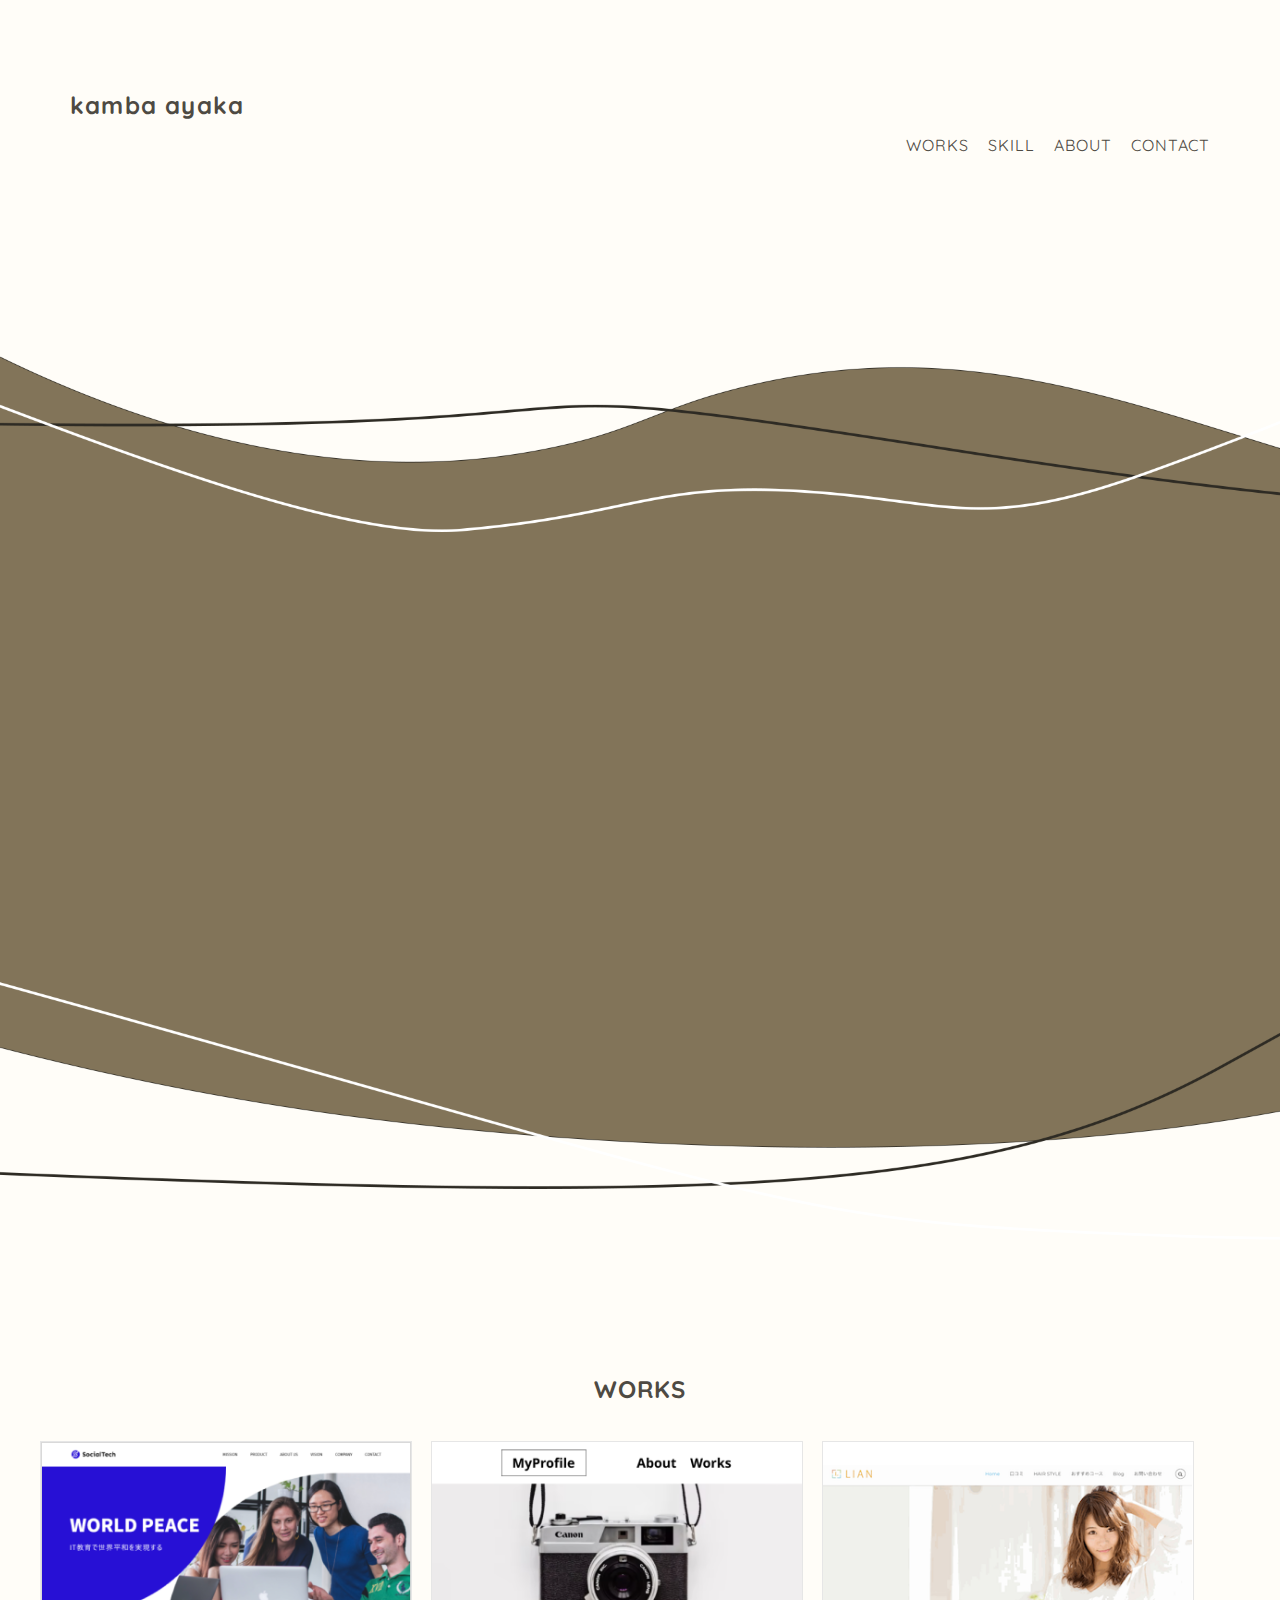
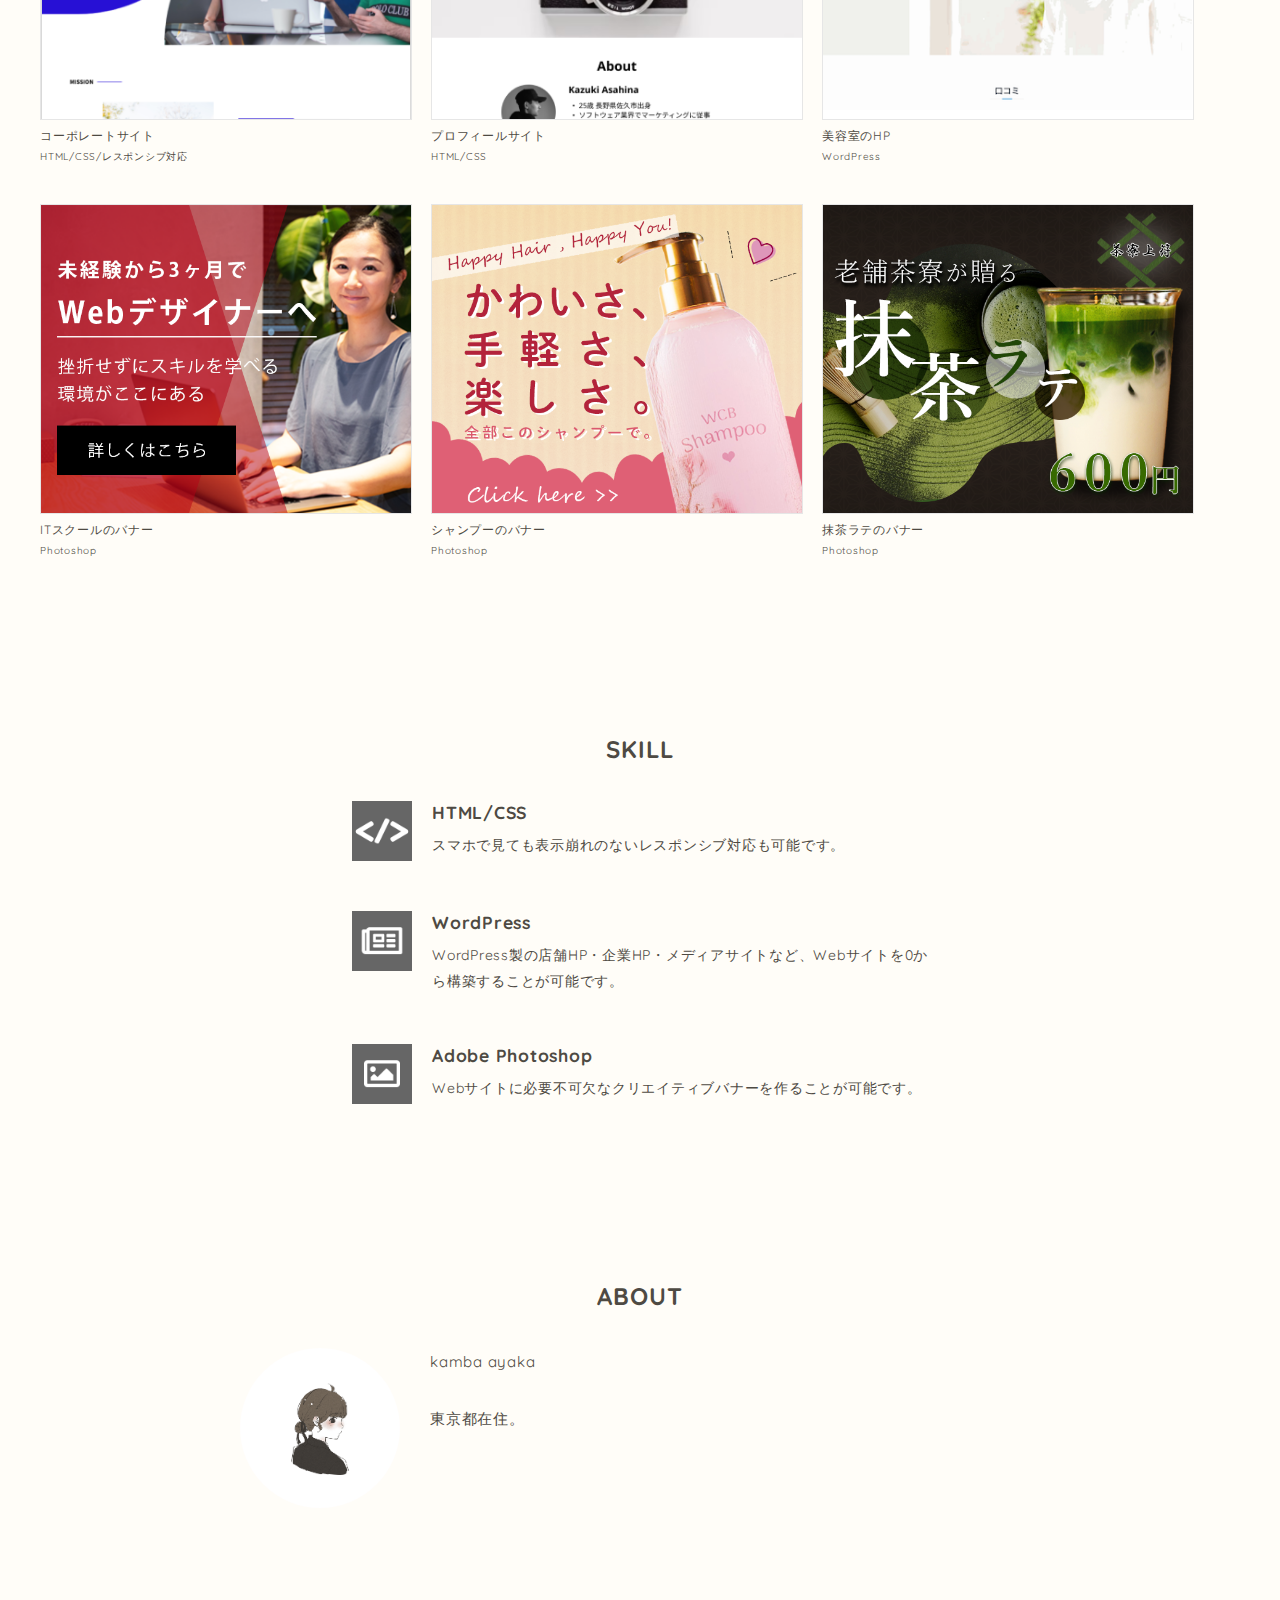
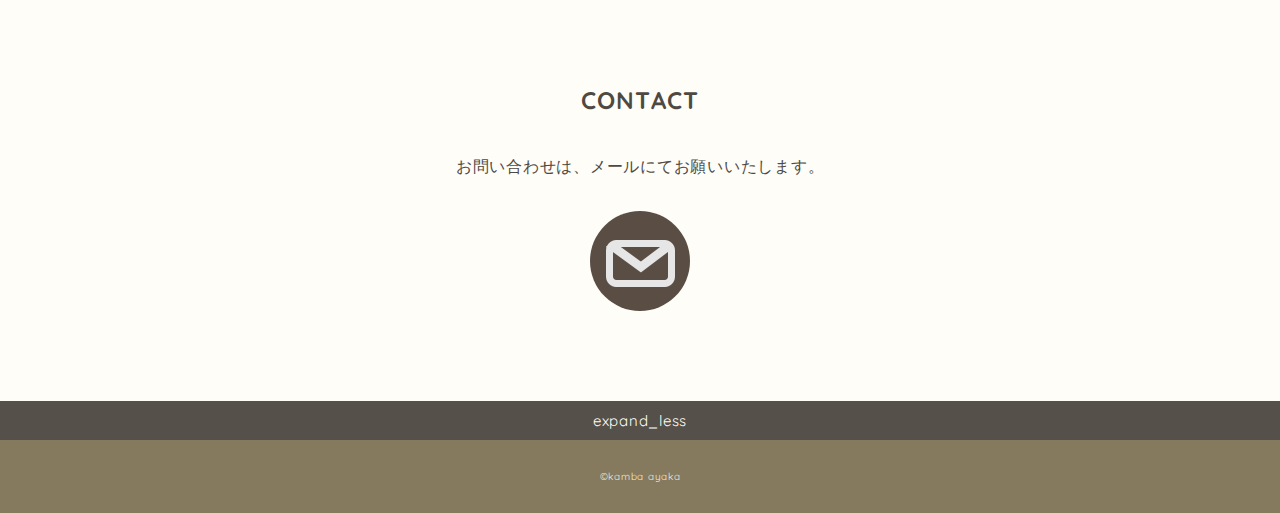
<file: portfolio/portfolio/index.html>
<!DOCTYPE html>
<html>
<head>
  <meta charset="utf-8">
  <meta name="viewport" content="width=device-width, initial-scale=1.0, maximum-scale=1.0, minimum-scale=1.0">
  <title>ポートフォリオ</title>
  <link rel="preconnect" href="https://fonts.googleapis.com">
  <link rel="preconnect" href="https://fonts.gstatic.com" crossorigin>
  <link href="https://fonts.googleapis.com/css2?family=Josefin+Sans:ital,wght@0,100..700;1,100..700&family=Quicksand:wght@300..700&display=swap" rel="stylesheet">
  <link href="css/ress.css" media="all" rel="stylesheet" type="text/css" />
  <link href="css/style.css" media="all" rel="stylesheet" type="text/css" />
</head>

<body>
  <div class="wrapper">

    <!-- header -->
    <header class="header">
      <div class="container">
        <h1 class="header-logo">
          <a href="#">kamba ayaka</a>
        </h1>
        <nav class="gnav">
          <ul class="gnav-list">
            <li class="gnav-item"><a href="#works">WORKS</a></li>
            <li class="gnav-item"><a href="#skill">SKILL</a></li>
            <li class="gnav-item"><a href="#about">ABOUT</a></li>
            <li class="gnav-item"><a href="#contact">CONTACT</a></li>
          </ul>
        </nav>
      </div>
    </header>
    <!-- /header -->

    <main class="content">

      <!-- mv -->
      <div class="mv">
        <div class="mv-container">
          <img src="img/base.png" alt="">
        </div>
      </div>
      <!-- /mv -->

      <!-- works -->
      <section class="works section" id="works">
        <div class="container">
          <h2 class="title">WORKS</h2>
          <div class="works-list">
            <a class="works-item" href="works-1.html">
              <div class="works-img"><img src="img/works/html1.png" alt="html1" /></div>
              <p class="works-name">コーポレートサイト</p>
              <p class="works-info">HTML/CSS/レスポンシブ対応</p>
            </a>
            <a class="works-item" href="works-2.html">
              <div class="works-img"><img src="img/works/html2.png" alt="html2" /></div>
              <p class="works-name">プロフィールサイト</p>
              <p class="works-info">HTML/CSS</p>
            </a>
            <a class="works-item" href="works-3.html">
              <div class="works-img"><img src="img/works/wordpress1.png" alt="WordPress" /></div>
              <p class="works-name">美容室のHP</p>
              <p class="works-info">WordPress</p>
            </a>
            <a class="works-item" href="works-4.html">
              <div class="works-img"><img src="img/samurai1.png" alt="Photoshop" /></div>
              <p class="works-name">ITスクールのバナー</p>
              <p class="works-info">Photoshop</p>
            </a>
            <a class="works-item" href="works-5.html">
              <div class="works-img"><img src="img/shampoo_banner.png" alt="Photoshop" /></div>
              <p class="works-name">シャンプーのバナー</p>
              <p class="works-info">Photoshop</p>
            </a>
            <a class="works-item" href="works-6.html">
              <div class="works-img"><img src="img/matcha 2.png" alt="Photoshop" /></div>
              <p class="works-name">抹茶ラテのバナー</p>
              <p class="works-info">Photoshop</p>
            </a>
          </div>
        </div>
      </section>
      <!-- /works -->

      <!-- skill -->
      <section class="skill section" id="skill">
        <div class="container">
          <h2 class="title">SKILL</h2>
          <div class="skill-list">
            <div class="skill-item">
              <p class="skill-img"><img src="img/skills/html.png" alt="html"></p>
              <div class="skill-body">
                <h3 class="skill-name">HTML/CSS</h3>
                <p class="skill-text">
                  スマホで見ても表示崩れのないレスポンシブ対応も可能です。</p>
              </div>
            </div>
            <div class="skill-item">
              <p class="skill-img"><img src="img/skills/wordpress.png" alt="wordpress"></p>
              <div class="skill-body">
                <h3 class="skill-name">WordPress</h3>
                <p class="skill-text">
                  WordPress製の店舗HP・企業HP・メディアサイトなど、Webサイトを0から構築することが可能です。</p>
              </div>
            </div>
            <div class="skill-item">
              <p class="skill-img"><img src="img/skills/photoshop.png" alt="photoshop"></p>
              <div class="skill-body">
                <h3 class="skill-name">Adobe Photoshop</h3>
                <p class="skill-text">
                  Webサイトに必要不可欠なクリエイティブバナーを作ることが可能です。</p>
              </div>
            </div>
          </div>
        </div>
      </section>
      <!-- /skill -->

      <!-- about -->
      <section class="about section" id="about">
        <div class="container">
          <h2 class="title">ABOUT</h2>
          <div class="profile">
            <p class="profile-img">
              <img src="img/イラスト8.png" alt="about">
            </p>
            <div class="profile-body">
              <p>
                kamba ayaka
              </p>
              <p>
                東京都在住。
              </p>
              
            </div>
          </div>
        </div>
      </section>
      <!-- /about -->

      <!-- contact -->
      <section class="contact section" id="contact">
        <div class="container">
          <h2 class="title">CONTACT</h2>
          <p class="lead">
            お問い合わせは、<br class="sp-only">メールにてお願いいたします。
          </p>
          <a href="mailto:ayaka.kamba@gmail.com" target="_blank">
            <img src="img/mail.png" alt="mail">
        </a>        
        </div>
      </section>
      <!-- /contact -->
      <div class="page-top" id="js-page-top">
        <span class="material-icons-outlined">expand_less</span>
      </div>
    </main>

    <!-- footer -->
    <footer class="footer">
      <div class="copyright">&copy;kamba ayaka</div>
    </footer>
    <!-- /footer -->

  </div>
  <script src="https://ajax.googleapis.com/ajax/libs/jquery/3.6.0/jquery.min.js"></script>
  <script type='text/javascript' src="js/script.js"></script>
</body>
</html>
</file>
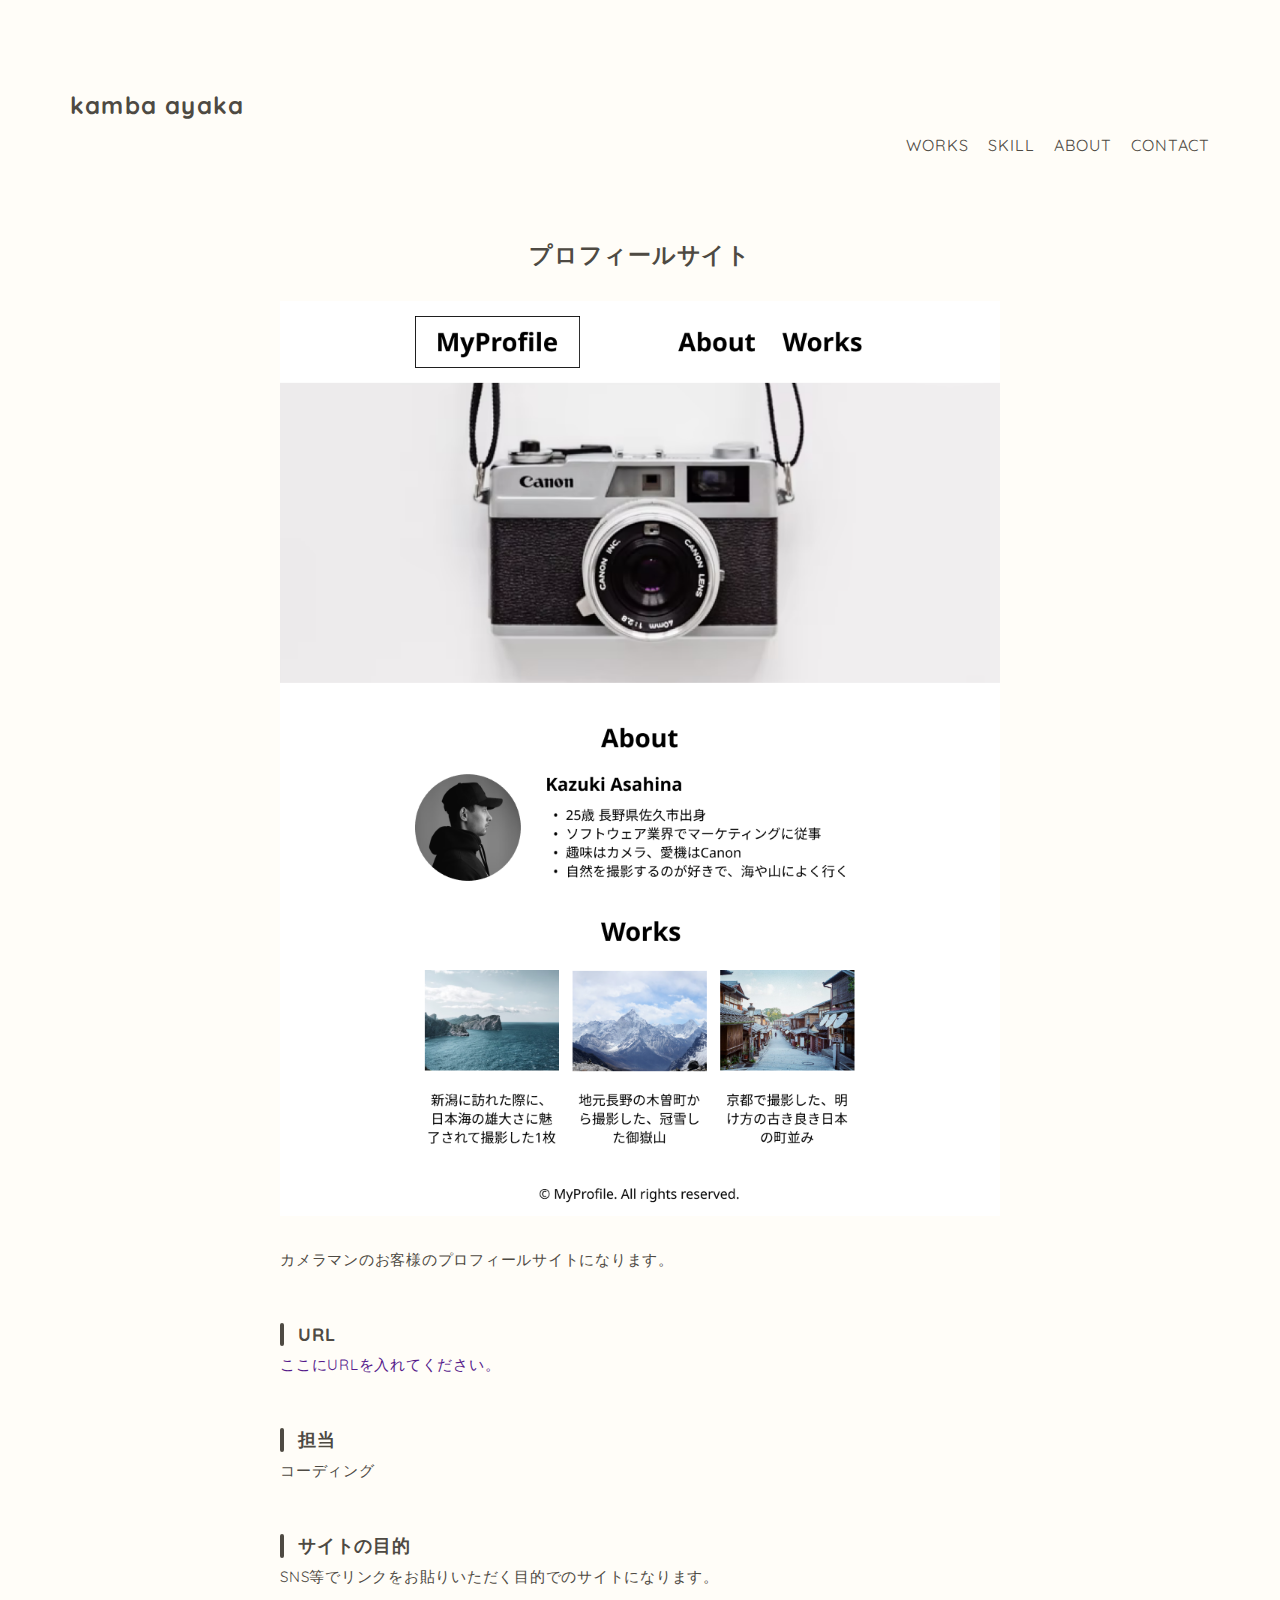
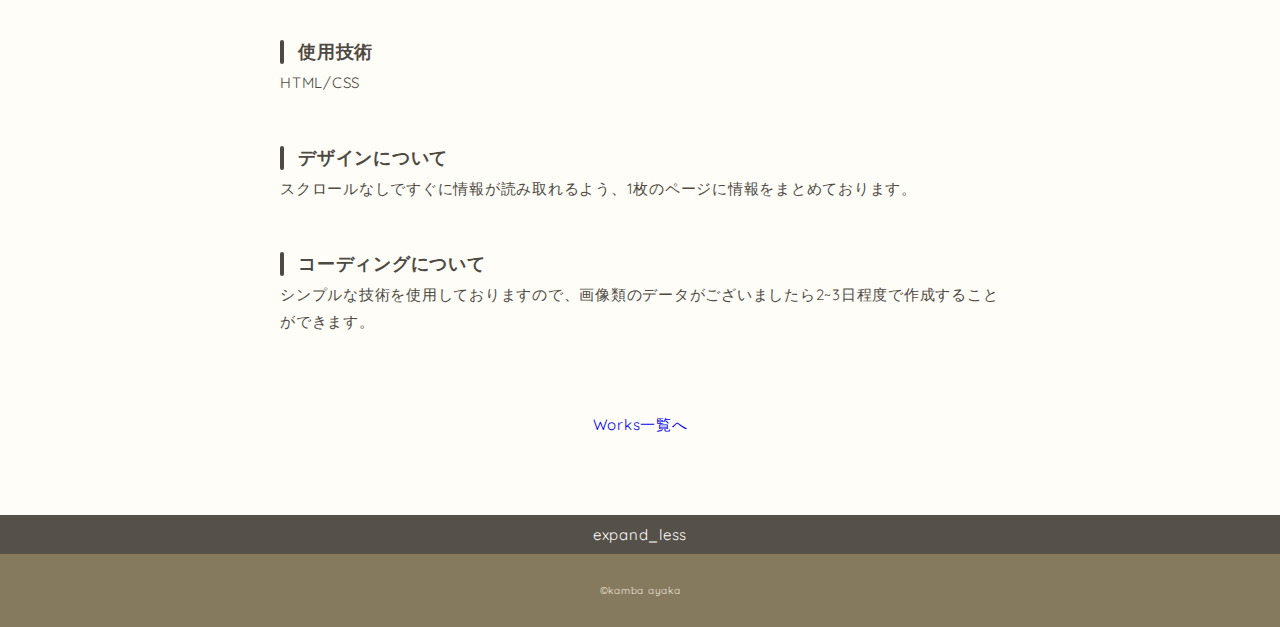
<file: portfolio/portfolio/works-2.html>
<!DOCTYPE html>
<html>
<head>
  <meta charset="utf-8">
  <meta name="viewport" content="width=device-width, initial-scale=1.0, maximum-scale=1.0, minimum-scale=1.0">
  <title>ポートフォリオ</title>
  <link rel="preconnect" href="https://fonts.googleapis.com">
  <link rel="preconnect" href="https://fonts.gstatic.com" crossorigin>
  <link href="https://fonts.googleapis.com/css2?family=Josefin+Sans:ital,wght@0,100..700;1,100..700&family=Quicksand:wght@300..700&display=swap" rel="stylesheet">
  <link href="css/ress.css" media="all" rel="stylesheet" type="text/css" />
  <link href="css/style.css" media="all" rel="stylesheet" type="text/css" />
</head>

<body>
  <div class="wrapper">

    <!-- header -->
    <header class="header ">
      <div class="container">
        <h1 class="header-logo">
          <a href="index.html">kamba ayaka</a>
        </h1>
        <nav class="gnav">
          <ul class="gnav-list">
            <li class="gnav-item"><a href="index.html#works">WORKS</a></li>
            <li class="gnav-item"><a href="index.html#skill">SKILL</a></li>
            <li class="gnav-item"><a href="index.html#about">ABOUT</a></li>
            <li class="gnav-item"><a href="index.html#contact">CONTACT</a></li>
          </ul>
        </nav>
      </div>
    </header>
    <!-- /header -->

    <main class="content">

      <article class="article">
        <div class="article-container">
          <h2 class="article-title">プロフィールサイト</h2>
          <div class="article-body">
            <p>
              <img src="img/works-detail/works-2_pc.png" alt="">
            </p>
            <p>
              カメラマンのお客様のプロフィールサイトになります。
            </p>
            <h3>URL</h3>
            <p><a href="" target="_blank" rel="noopener">ここにURLを入れてください。</a></p>
            <h3>担当</h3>
            <p>コーディング</p>
            <h3>サイトの目的</h3>
            <p>SNS等でリンクをお貼りいただく目的でのサイトになります。</p>
            <h3>使用技術</h3>
            <p>HTML/CSS</p>
            <h3>デザインについて</h3>
            <p>
              スクロールなしですぐに情報が読み取れるよう、1枚のページに情報をまとめております。
            </p>
            <h3>コーディングについて</h3>
            <p>
              シンプルな技術を使用しておりますので、画像類のデータがございましたら2~3日程度で作成することができます。
            </p>
          </div>
          <div class="home-link">
            <a href="index.html#works">Works一覧へ</a>
          </div>
        </div>
      </article>

      <div class="page-top" id="js-page-top">
        <span class="material-icons-outlined">expand_less</span>
      </div>
    </main>

    <!-- footer -->
    <footer class="footer">
      <div class="copyright">&copy;kamba ayaka</div>
    </footer>
    <!-- /footer -->

  </div>
  <script src="https://ajax.googleapis.com/ajax/libs/jquery/3.6.0/jquery.min.js"></script>
  <script type='text/javascript' src="js/script.js"></script>
</body>
</html>
</file>
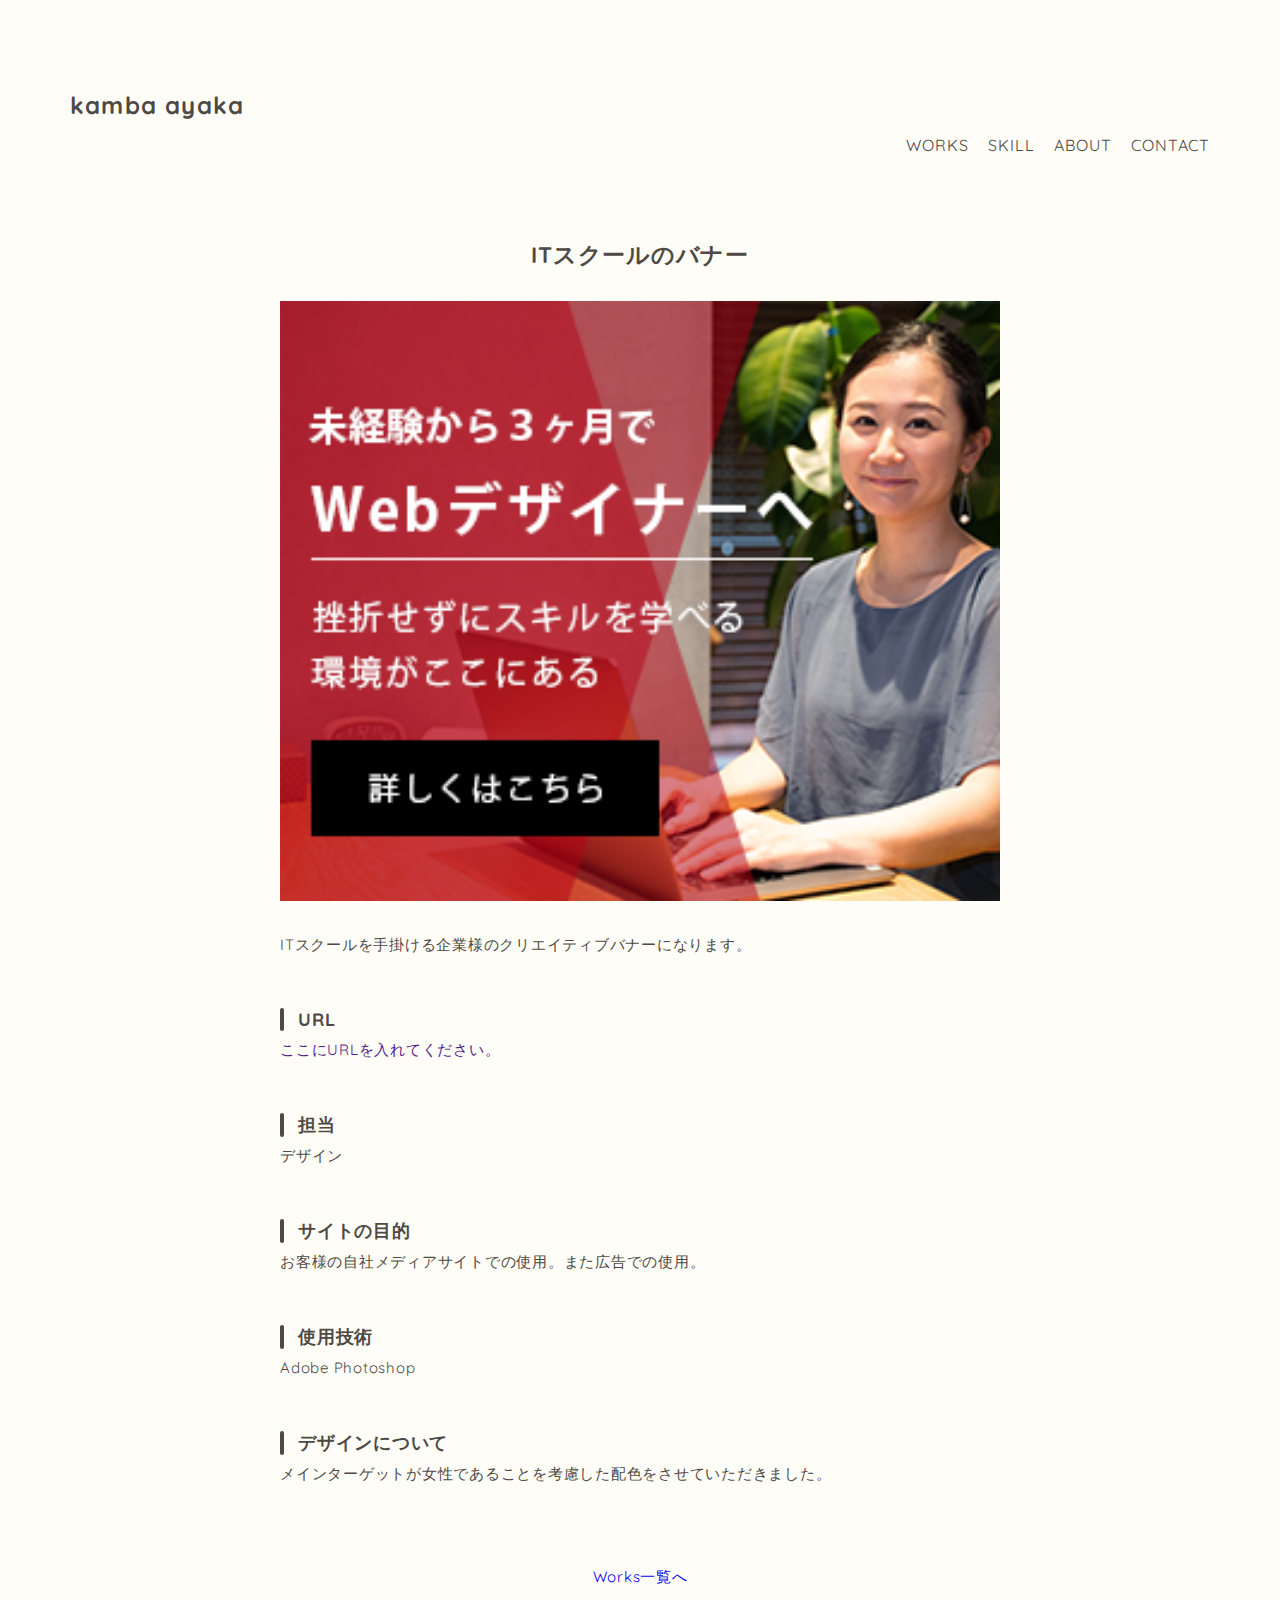
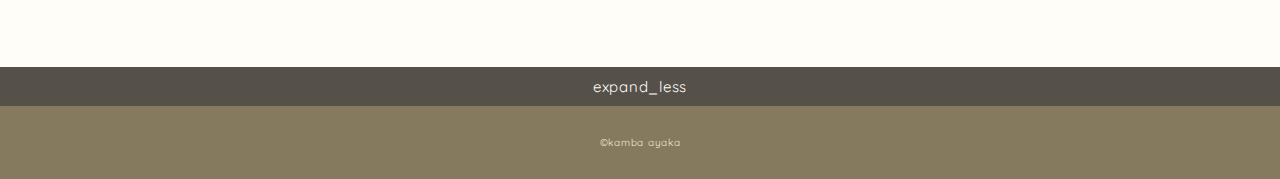
<file: portfolio/portfolio/works-4.html>
<!DOCTYPE html>
<html>
<head>
  <meta charset="utf-8">
  <meta name="viewport" content="width=device-width, initial-scale=1.0, maximum-scale=1.0, minimum-scale=1.0">
  <title>ポートフォリオ</title>
  <link rel="preconnect" href="https://fonts.googleapis.com">
  <link rel="preconnect" href="https://fonts.gstatic.com" crossorigin>
  <link href="https://fonts.googleapis.com/css2?family=Josefin+Sans:ital,wght@0,100..700;1,100..700&family=Quicksand:wght@300..700&display=swap" rel="stylesheet">
  <link href="css/ress.css" media="all" rel="stylesheet" type="text/css" />
  <link href="css/style.css" media="all" rel="stylesheet" type="text/css" />
</head>

<body>
  <div class="wrapper">

    <!-- header -->
    <header class="header ">
      <div class="container">
        <h1 class="header-logo">
          <a href="index.html">kamba ayaka</a>
        </h1>
        <nav class="gnav">
          <ul class="gnav-list">
            <li class="gnav-item"><a href="index.html#works">WORKS</a></li>
            <li class="gnav-item"><a href="index.html#skill">SKILL</a></li>
            <li class="gnav-item"><a href="index.html#about">ABOUT</a></li>
            <li class="gnav-item"><a href="index.html#contact">CONTACT</a></li>
          </ul>
        </nav>
      </div>
    </header>
    <!-- /header -->

    <main class="content">

      <article class="article">
        <div class="article-container">
          <h2 class="article-title">ITスクールのバナー</h2>
          <div class="article-body">
            <p style="text-align: center;">
              <img src="img/works-detail/works-4.png" alt="">
            </p>
            <p>
              ITスクールを手掛ける企業様のクリエイティブバナーになります。
            </p>
            <h3>URL</h3>
            <p><a href="" target="_blank" rel="noopener">ここにURLを入れてください。</a></p>
            <h3>担当</h3>
            <p>デザイン</p>
            <h3>サイトの目的</h3>
            <p>お客様の自社メディアサイトでの使用。また広告での使用。</p>
            <h3>使用技術</h3>
            <p>Adobe Photoshop</p>
            <h3>デザインについて</h3>
            <p>
              メインターゲットが女性であることを考慮した配色をさせていただきました。
            </p>
          </div>
          <div class="home-link">
            <a href="index.html#works">Works一覧へ</a>
          </div>
        </div>
      </article>

      <div class="page-top" id="js-page-top">
        <span class="material-icons-outlined">expand_less</span>
      </div>
    </main>

    <!-- footer -->
    <footer class="footer">
      <div class="copyright">&copy;kamba ayaka</div>
    </footer>
    <!-- /footer -->

  </div>
  <script src="https://ajax.googleapis.com/ajax/libs/jquery/3.6.0/jquery.min.js"></script>
  <script type='text/javascript' src="js/script.js"></script>
</body>
</html>
</file>
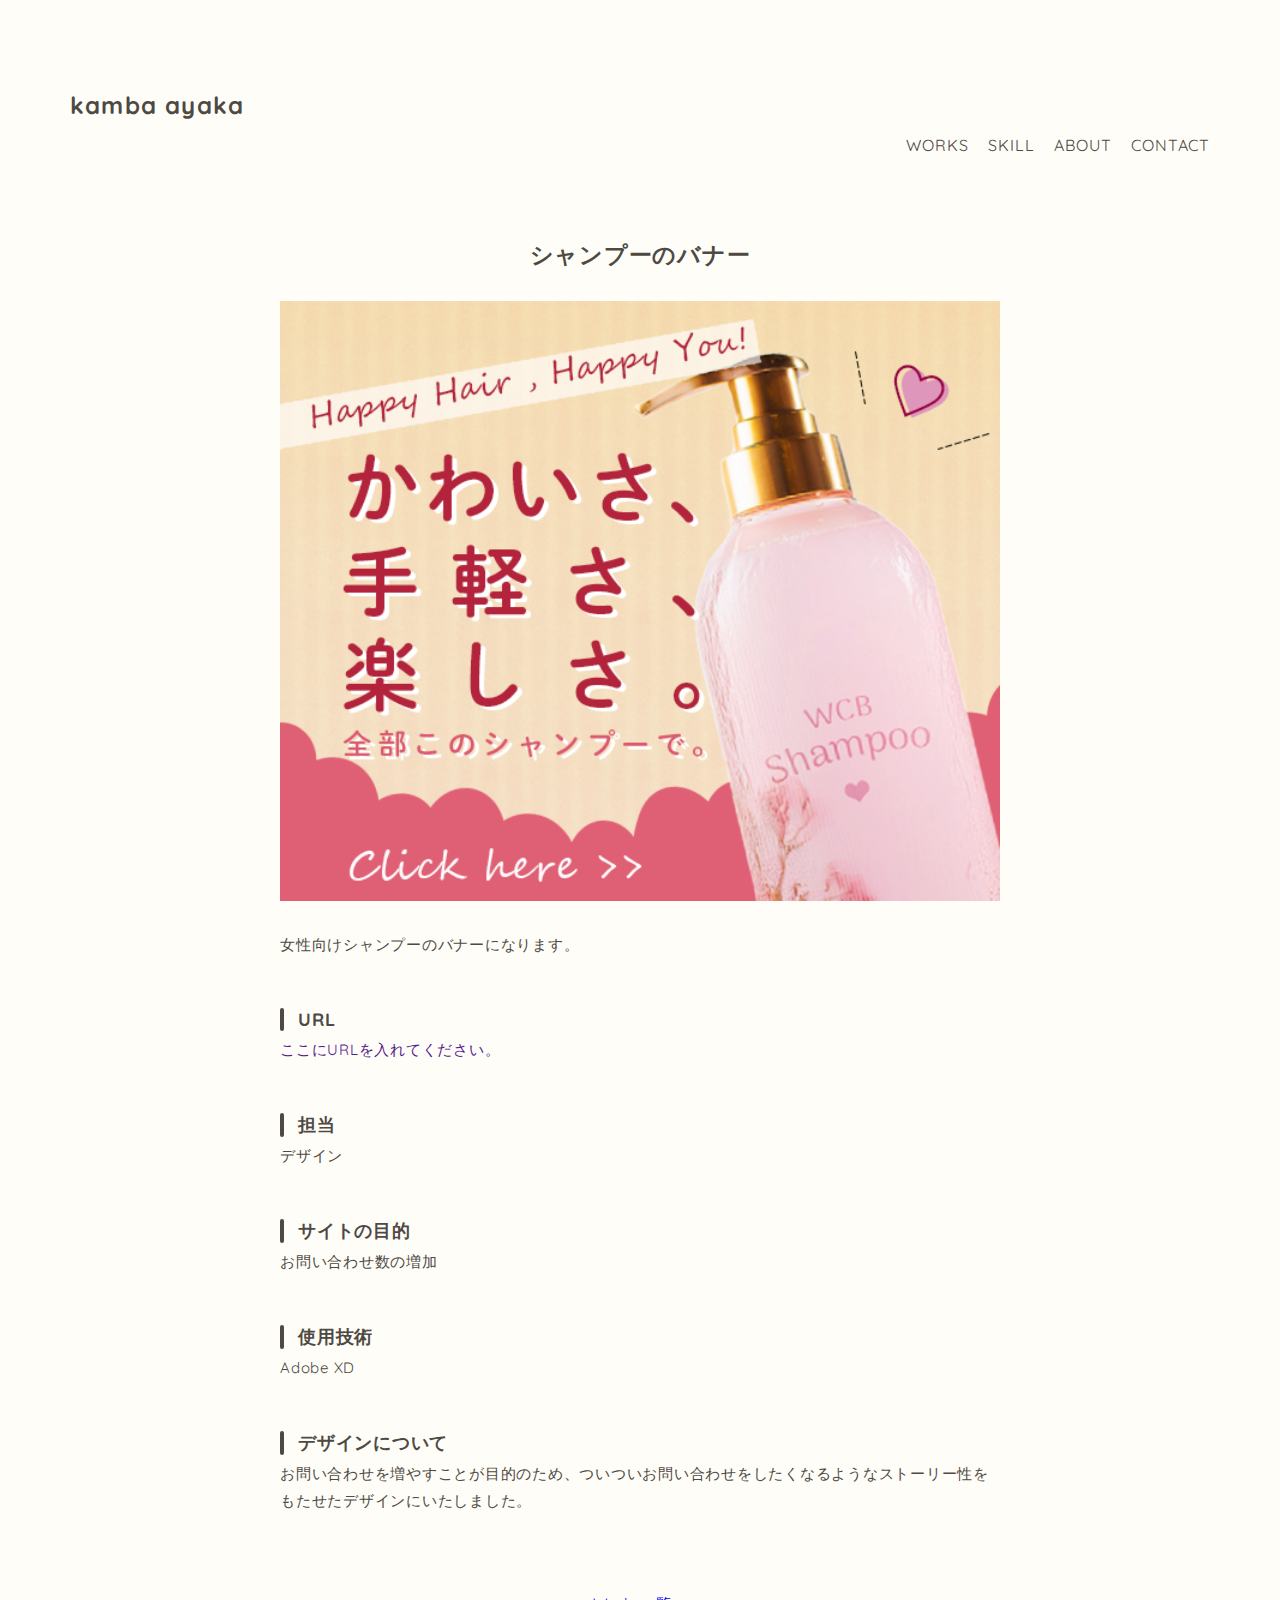
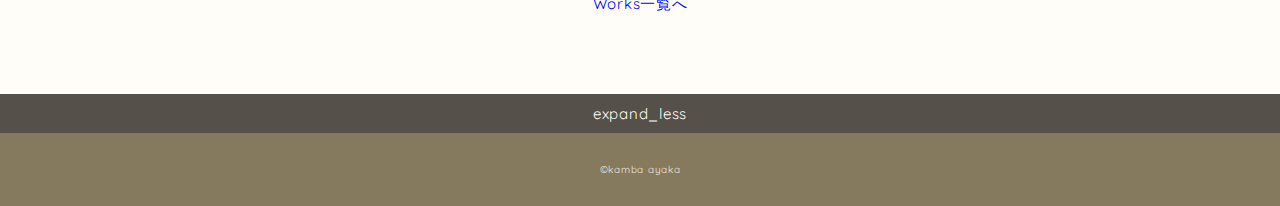
<file: portfolio/portfolio/works-5.html>
<!DOCTYPE html>
<html>
<head>
  <meta charset="utf-8">
  <meta name="viewport" content="width=device-width, initial-scale=1.0, maximum-scale=1.0, minimum-scale=1.0">
  <title>ポートフォリオ</title>
  <link rel="preconnect" href="https://fonts.googleapis.com">
  <link rel="preconnect" href="https://fonts.gstatic.com" crossorigin>
  <link href="https://fonts.googleapis.com/css2?family=Josefin+Sans:ital,wght@0,100..700;1,100..700&family=Quicksand:wght@300..700&display=swap" rel="stylesheet">
  <link href="css/ress.css" media="all" rel="stylesheet" type="text/css" />
  <link href="css/style.css" media="all" rel="stylesheet" type="text/css" />
</head>

<body>
  <div class="wrapper">

    <!-- header -->
    <header class="header ">
      <div class="container">
        <h1 class="header-logo">
          <a href="index.html">kamba ayaka</a>
        </h1>
        <nav class="gnav">
          <ul class="gnav-list">
            <li class="gnav-item"><a href="index.html#works">WORKS</a></li>
            <li class="gnav-item"><a href="index.html#skill">SKILL</a></li>
            <li class="gnav-item"><a href="index.html#about">ABOUT</a></li>
            <li class="gnav-item"><a href="index.html#contact">CONTACT</a></li>
          </ul>
        </nav>
      </div>
    </header>
    <!-- /header -->

    <main class="content">

      <article class="article">
        <div class="article-container">
          <h2 class="article-title">シャンプーのバナー</h2>
          <div class="article-body">
            <p>
              <img src="img/shampoo_banner.png" alt="">
            </p>
            <p>
              女性向けシャンプーのバナーになります。
            </p>
            <h3>URL</h3>
            <p><a href="" target="_blank" rel="noopener">ここにURLを入れてください。</a></p>
            <h3>担当</h3>
            <p>デザイン</p>
            <h3>サイトの目的</h3>
            <p>お問い合わせ数の増加</p>
            <h3>使用技術</h3>
            <p>Adobe XD</p>
            <h3>デザインについて</h3>
            <p>
              お問い合わせを増やすことが目的のため、ついついお問い合わせをしたくなるようなストーリー性をもたせたデザインにいたしました。
            </p>
          </div>
          <div class="home-link">
            <a href="index.html#works">Works一覧へ</a>
          </div>
        </div>
      </article>

      <div class="page-top" id="js-page-top">
        <span class="material-icons-outlined">expand_less</span>
      </div>
    </main>

    <!-- footer -->
    <footer class="footer">
      <div class="copyright">&copy;kamba ayaka</div>
    </footer>
    <!-- /footer -->

  </div>
  <script src="https://ajax.googleapis.com/ajax/libs/jquery/3.6.0/jquery.min.js"></script>
  <script type='text/javascript' src="js/script.js"></script>
</body>
</html>
</file>
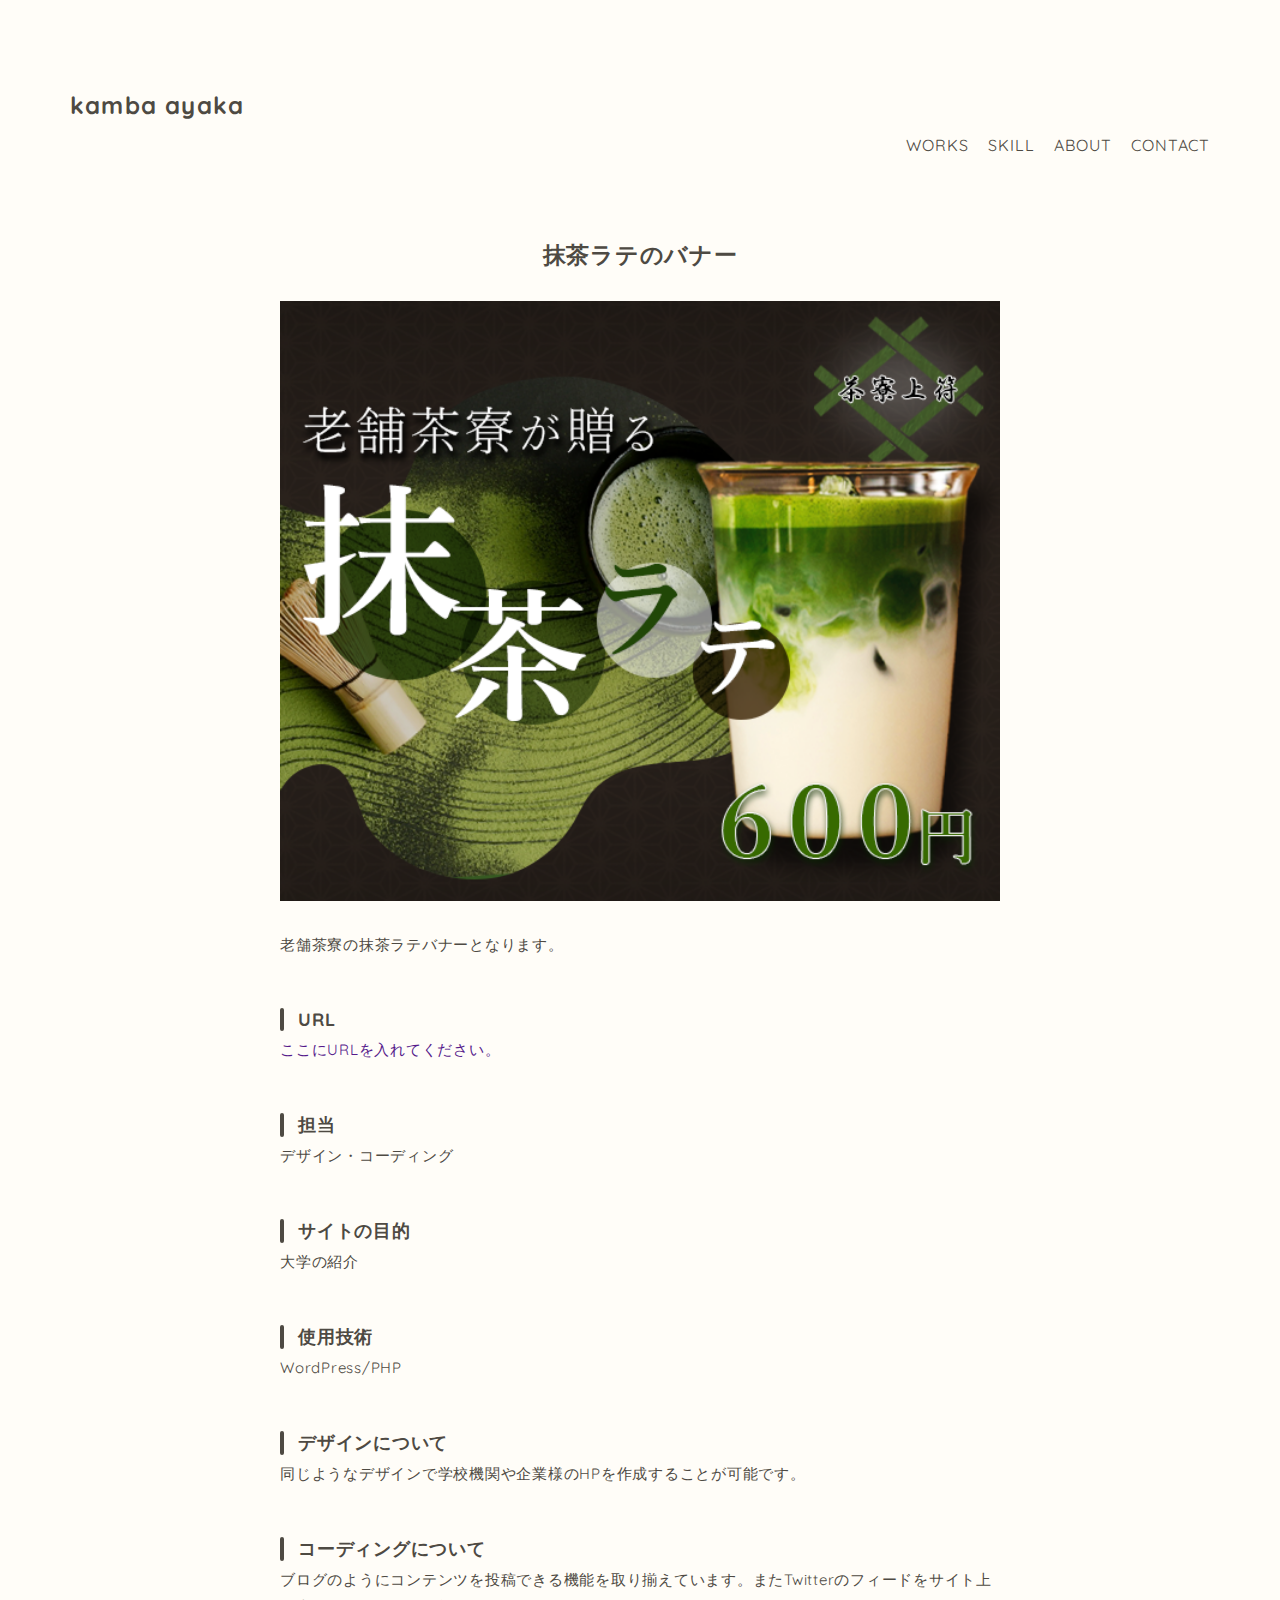
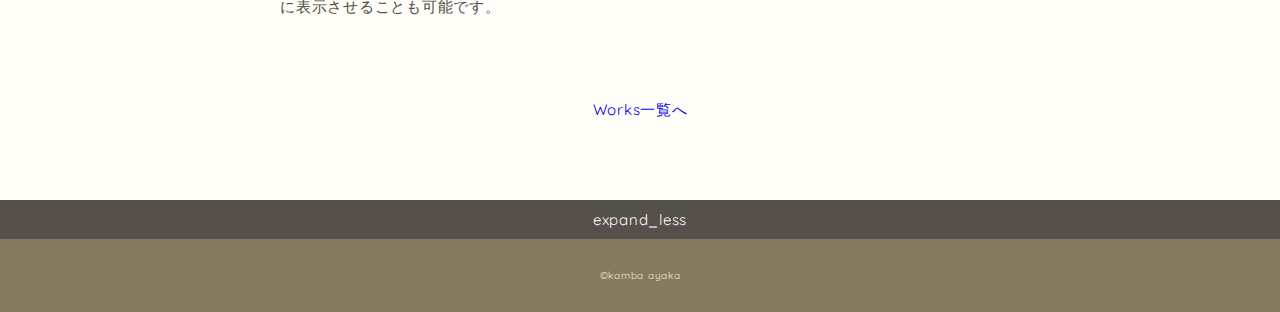
<file: portfolio/portfolio/works-6.html>
<!DOCTYPE html>
<html>
<head>
  <meta charset="utf-8">
  <meta name="viewport" content="width=device-width, initial-scale=1.0, maximum-scale=1.0, minimum-scale=1.0">
  <title>ポートフォリオ</title>
  <link rel="preconnect" href="https://fonts.googleapis.com">
  <link rel="preconnect" href="https://fonts.gstatic.com" crossorigin>
  <link href="https://fonts.googleapis.com/css2?family=Josefin+Sans:ital,wght@0,100..700;1,100..700&family=Quicksand:wght@300..700&display=swap" rel="stylesheet">
  <link href="css/ress.css" media="all" rel="stylesheet" type="text/css" />
  <link href="css/style.css" media="all" rel="stylesheet" type="text/css" />
</head>

<body>
  <div class="wrapper">

    <!-- header -->
    <header class="header ">
      <div class="container">
        <h1 class="header-logo">
          <a href="index.html">kamba ayaka</a>
        </h1>
        <nav class="gnav">
          <ul class="gnav-list">
            <li class="gnav-item"><a href="index.html#works">WORKS</a></li>
            <li class="gnav-item"><a href="index.html#skill">SKILL</a></li>
            <li class="gnav-item"><a href="index.html#about">ABOUT</a></li>
            <li class="gnav-item"><a href="index.html#contact">CONTACT</a></li>
          </ul>
        </nav>
      </div>
    </header>
    <!-- /header -->

    <main class="content">

      <article class="article">
        <div class="article-container">
          <h2 class="article-title">抹茶ラテのバナー
          </h2>
          <div class="article-body">
            <p>
              <img src="img/matcha 2.png" alt="">
            </p>
            <p>
              老舗茶寮の抹茶ラテバナーとなります。
            </p>
            <h3>URL</h3>
            <p><a href="" target="_blank" rel="noopener">ここにURLを入れてください。</a></p>
            <h3>担当</h3>
            <p>デザイン・コーディング</p>
            <h3>サイトの目的</h3>
            <p>大学の紹介</p>
            <h3>使用技術</h3>
            <p>WordPress/PHP</p>
            <h3>デザインについて</h3>
            <p>
              同じようなデザインで学校機関や企業様のHPを作成することが可能です。
            </p>
            <h3>コーディングについて</h3>
            <p>
              ブログのようにコンテンツを投稿できる機能を取り揃えています。またTwitterのフィードをサイト上に表示させることも可能です。
            </p>
          </div>
          <div class="home-link">
            <a href="index.html#works">Works一覧へ</a>
          </div>
        </div>
      </article>

      <div class="page-top" id="js-page-top">
        <span class="material-icons-outlined">expand_less</span>
      </div>
    </main>

    <!-- footer -->
    <footer class="footer">
      <div class="copyright">&copy;kamba ayaka</div>
    </footer>
    <!-- /footer -->

  </div>
  <script src="https://ajax.googleapis.com/ajax/libs/jquery/3.6.0/jquery.min.js"></script>
  <script type='text/javascript' src="js/script.js"></script>
</body>
</html>
</file>
<file: portfolio/portfolio/css/ress.css>
/*!
 * ress.css • v3.0.1
 * MIT License
 * github.com/filipelinhares/ress
 */

/* # =================================================================
   # Global selectors
   # ================================================================= */

html {
  box-sizing: border-box;
  word-break: normal;
  -moz-tab-size: 4;
  tab-size: 4;

  -webkit-text-size-adjust: 100%; /* Prevent adjustments of font size after orientation changes in iOS */
}

*,
::before,
::after {
  box-sizing: inherit;
  background-repeat: no-repeat; /* Set `background-repeat: no-repeat` to all elements and pseudo elements */
}

::before,
::after {
  vertical-align: inherit;
  text-decoration: inherit; /* Inherit text-decoration and vertical align to ::before and ::after pseudo elements */
}

* {
  margin: 0;
  padding: 0; /* Reset `padding` and `margin` of all elements */
}

/* # =================================================================
   # General elements
   # ================================================================= */

hr {
  overflow: visible; /* Show the overflow in Edge and IE */
  height: 0; /* Add the correct box sizing in Firefox */
}

details,
main {
  display: block; /* Render the `main` element consistently in IE. */
}

summary {
  display: list-item; /* Add the correct display in all browsers */
}

small {
  font-size: 80%; /* Set font-size to 80% in `small` elements */
}

[hidden] {
  display: none; /* Add the correct display in IE */
}

abbr[title] {
  /* Add the correct text decoration in Chrome, Edge, IE, Opera, and Safari */
  text-decoration: underline;
  text-decoration: underline dotted;
  border-bottom: none; /* Remove the bottom border in Chrome 57 */
}

a {
  background-color: transparent; /* Remove the gray background on active links in IE 10 */
}

a:active,
a:hover {
  outline-width: 0; /* Remove the outline when hovering in all browsers */
}

code,
kbd,
pre,
samp {
  font-family: monospace, monospace; /* Specify the font family of code elements */
}

pre {
  font-size: 1em; /* Correct the odd `em` font sizing in all browsers */
}

b,
strong {
  font-weight: bolder; /* Add the correct font weight in Chrome, Edge, and Safari */
}

/* https://gist.github.com/unruthless/413930 */
sub,
sup {
  position: relative;
  font-size: 75%;
  line-height: 0;
  vertical-align: baseline;
}

sub {
  bottom: -.25em;
}

sup {
  top: -.5em;
}

/* # =================================================================
   # Forms
   # ================================================================= */

input {
  border-radius: 0;
}

/* Replace pointer cursor in disabled elements */
[disabled] {
  cursor: default;
}

[type="number"]::-webkit-container-spin-button,
[type="number"]::-webkit-outer-spin-button {
  height: auto; /* Correct the cursor style of increment and decrement buttons in Chrome */
}

[type="search"] {
  outline-offset: -2px; /* Correct the outline style in Safari */

  -webkit-appearance: textfield; /* Correct the odd appearance in Chrome and Safari */
}

[type="search"]::-webkit-search-decoration {
  -webkit-appearance: none; /* Remove the container padding in Chrome and Safari on macOS */
}

textarea {
  overflow: auto; /* Internet Explorer 11+ */
  resize: vertical; /* Specify textarea resizability */
}

button,
input,
optgroup,
select,
textarea {
  font: inherit; /* Specify font inheritance of form elements */
}

optgroup {
  font-weight: bold; /* Restore the font weight unset by the previous rule */
}

button {
  overflow: visible; /* Address `overflow` set to `hidden` in IE 8/9/10/11 */
}

button,
select {
  text-transform: none; /* Firefox 40+, Internet Explorer 11- */
}

/* Apply cursor pointer to button elements */
button,
[type="button"],
[type="reset"],
[type="submit"],
[role="button"] {
  cursor: pointer;
  color: inherit;
}

/* Remove container padding and border in Firefox 4+ */
button::-moz-focus-container,
[type="button"]::-moz-focus-container,
[type="reset"]::-moz-focus-container,
[type="submit"]::-moz-focus-container {
  padding: 0;
  border-style: none;
}

/* Replace focus style removed in the border reset above */
button:-moz-focusring,
[type="button"]::-moz-focus-container,
[type="reset"]::-moz-focus-container,
[type="submit"]::-moz-focus-container {
  outline: 1px dotted ButtonText;
}

button,
html [type="button"],
/* Prevent a WebKit bug where (2) destroys native `audio` and `video`controls in Android 4 */
[type="reset"],
[type="submit"] {
  -webkit-appearance: button; /* Correct the inability to style clickable types in iOS */
}

/* Remove the default button styling in all browsers */
button,
input,
select,
textarea {
  border-style: none;
  background-color: transparent;
}

/* Style select like a standard input */
select {
  -webkit-appearance: none; /* Chrome 41+ */
  -moz-appearance: none; /* Firefox 36+ */
}

select::-ms-expand {
  display: none; /* Internet Explorer 11+ */
}

select::-ms-value {
  color: currentColor; /* Internet Explorer 11+ */
}

legend {
  display: table; /* Correct the text wrapping in Edge and IE */
  max-width: 100%; /* Correct the text wrapping in Edge and IE */
  max-width: 100%; /* Correct the text wrapping in Edge 18- and IE */
  white-space: normal; /* Correct the text wrapping in Edge and IE */
  color: inherit; /* Correct the color inheritance from `fieldset` elements in IE */
  border: 0; /* Correct `color` not being inherited in IE 8/9/10/11 */
}

::-webkit-file-upload-button {
  font: inherit; /* Change font properties to `inherit` in Chrome and Safari */
  color: inherit;
  /* Correct the inability to style clickable types in iOS and Safari */

  -webkit-appearance: button;
}

/* # =================================================================
   # Specify media element style
   # ================================================================= */

img {
  border-style: none; /* Remove border when inside `a` element in IE 8/9/10 */
}

/* Add the correct vertical alignment in Chrome, Firefox, and Opera */
progress {
  vertical-align: baseline;
}

/* # =================================================================
   # Accessibility
   # ================================================================= */

/* Hide content from screens but not screenreaders */
@media screen {
  [hidden~="screen"] {
    display: inherit;
  }
  [hidden~="screen"]:not(:active):not(:focus):not(:target) {
    position: absolute !important;
    clip: rect(0 0 0 0) !important;
  }
}

/* Specify the progress cursor of updating elements */
[aria-busy="true"] {
  cursor: progress;
}

/* Specify the pointer cursor of trigger elements */
[aria-controls] {
  cursor: pointer;
}

/* Specify the unstyled cursor of disabled, not-editable, or otherwise inoperable elements */
[aria-disabled] {
  cursor: default;
}
</file>
<file: portfolio/portfolio/css/style.css>
body {
  font-family: "Quicksand",Meiryo,sans-serif;
  font-size: 15px;
  letter-spacing: .05em;
  color: #4e4a43;
  background-color: #fffdf8;
}

a {
  transition: opacity .3s;
  text-decoration: none;
}

img {
  max-width: 100%;
  height: auto;
  vertical-align: bottom;
  border-style: none;
}

.pc-only {
  display: block;
}

.sp-only {
  display: none;
}

/*--------------------------------
 レイアウト
---------------------------------*/
.wrapper {
  padding-top: 50px;
}

.section {
  padding: 90px 0;
}

.section:nth-of-type(odd) {
  background-color: #fffdf8;
}

.container {
  max-width: 1340px;
  margin: 0 auto;
  padding: 0 40px;
}

/*--------------------------------
 見出し
---------------------------------*/
.title {
  font-size: 24px;

  line-height: 1;
  margin-bottom: 40px;
  text-align: center;
  letter-spacing: .05em;
  color: #4e4a43;
}

.lead {
  font-size: 16px;
  line-height: 1.8;
  margin-bottom: 30px;
}
#contact img {
  border-radius: 50%;
}

/*--------------------------------
ヘッダー
---------------------------------*/
.header {
  position: relative;
  top: 0;
  z-index: 1;
  width: 100%;
  background-color: #fffdf8;
}

.header .container {
  display: flex;
  align-items: center;
  justify-content: space-between;
}

.header-logo {
  font-size: 24px;

  line-height: 1.2;
  margin-left: 30px;
  letter-spacing: .05em;
}

.header-logo a {
  color: #4e4a43;
}

.gnav-list {
  display: flex;
  justify-content: space-between;
  list-style: none;
  margin-top: 80px;
  margin-right: 30px;
}

.gnav-item:not(:last-child) {
  margin-right: 20px;
}

.gnav-item a {
  position: relative;
  font-size: 16px;

  display: inline-block;
  padding: 5px 0;
  transition: .3s;
  letter-spacing: .05em;
  color: #4e4a43;
}
.gnav-item a:after {
  position: absolute;
  bottom: 0;
  left: 50%;
  width: 0;
  height: 3px;
  content: "";
  transition: .3s;
  -webkit-transform: translateX(-50%);
  transform: translateX(-50%);
  background-color: #4e4a43;
}

.gnav-item a:hover:after {
  width: 100%;
}

/*--------------------------------
 メインビジュアル
---------------------------------*/
.mv {
  display: flex;
  align-items: center;
  justify-content: center;
  height: auto;
  text-align: center;
}

.mv-container {
  margin-top: 60px;
  padding: 0;
}

#mv img {
  max-width: 100%;
}

/*--------------------------------
 Works
---------------------------------*/
.works-list {
  display: flex;
  flex-wrap: wrap;
  margin-bottom: -40px;
}

.works-item {
  width: 31%;
  margin-right: 1.58730%;
  margin-bottom: 40px;
  color: #4e4a43;
}

.works-item:hover {
  opacity: .9;
}

.works-item:nth-of-type(3n) {
  margin-right: 0;
}

.works-img img {
  border: 1px solid #e6e6e6;
}

.works-name {
  font-size: 12px;

  margin-top: 8px;
}

.works-info {
  font-size: 10px;
  margin-top: 5px;
}

/*--------------------------------
 Skill
---------------------------------*/
#skill {
  background-color: #fffdf8;
}
.skill-list {
  display: block;
  justify-items: center;
  justify-content: space-between;
  margin-bottom: -50px;
}

.skill-item {
  display: flex;
  align-items: flex-start;
  justify-content: space-between;
  width: 48%;
  margin-bottom: 50px;
}

.skill-img {
  width: 60px;
  height: auto;
  margin-right: 20px;
}

.skill-body {
  flex: 1;
}

.skill-name {
  margin-bottom: 10px;
}

.skill-text {
  font-size: 14px;
  line-height: 1.8;
}

/*--------------------------------
 About
---------------------------------*/
.profile {
  display: flex;
  flex-wrap: wrap;
  max-width: 800px;
  margin: 0 auto;
}
.profile-img {
  width: 20%;
  margin-right: 30px;
  border-radius: 50%;
}
.profile-img img {
  border-radius: 50%;
}
.profile-body {
  flex: 1;
}

.profile-body p {
  font-size: 15px;
  line-height: 1.8;
}

.profile-body p:not(:last-child) {
  margin-bottom: 30px;
}

/*--------------------------------
 Contact
---------------------------------*/
.contact {
  text-align: center;
  background-color: #fffdf8;
}

.contact-item:not(:last-child) {
  margin-right: 10px;
}

.contact-text {
  margin-top: 10px;
}
/*--------------------------------
 ページトップ
---------------------------------*/
.page-top {

  padding: 10px;
  cursor: pointer;
  text-align: center;
  background-color: #555049;
}

.page-top .material-icons-outlined {
  vertical-align: bottom;
  color: #fffdf8;
}

/*--------------------------------
 フッター
---------------------------------*/
.footer {
  padding: 30px;
  background-color: #867a5e;
}

.copyright {
  font-size: 10px;
  text-align: center;
  color: #eee8dd;
}

/*--------------------------------
 下層：Worksページ
---------------------------------*/
.article {
  padding: 80px 0;
}

.article-container {
  max-width: 1040px;
  margin: 0 auto;
  padding: 0 20px;
}

.article-title {
  margin-bottom: 30px;
  text-align: center;
}

.article-body {
  max-width: 720px;
  margin: 0 auto;
  margin-bottom: 80px;
}

.article-body h3 {
  position: relative;
  font-size: 18px;
  margin-bottom: 5px;
  padding-left: 1em;
}

.article-body img {
  width: 100%;
  height: auto;
}

.article-body h3:not(:first-child) {
  margin-top: 50px;
}

.article-body h3::before {
  position: absolute;
  top: 0;
  left: 0;
  width: 4px;
  height: 100%;
  content: "";
  border-radius: 3px;
  background-color: #4e4a43;
}

.article-body p {
  font-size: 15px;
  line-height: 1.8;
  margin-bottom: 30px;
}

.home-link {
  text-align: center;
  color: #4e4a43;
}
.home-link a:visited {
  color: #4e4a43;
}
.home-link a:hover {
  color: #888176;
}

/*media Queries 767
----------------------------------------------------*/
@media screen and (max-width: 767px) {
  body {
    font-size: 14px;
  }

  .pc-only {
    display: none;
  }

  .sp-only {
    display: block;
  }

  /* 見出し */
  .title {
    font-size: 26px;
    margin-bottom: 20px;
    margin-top: 50px;
  }

  .lead {
    font-size: 14px;
    line-height: 1.7;
    margin-bottom: 20px;
  }

  /* レイアウト */

  .section {
    padding: 60px 0;
  }

  .container {
    padding: 0 20px;
  }

  /* ヘッダー */
  .header .container {
    padding: 15px;
  }

  .header-logo {
    font-size: 15px;
    margin-right: 15px;
  }

  .gnav-item:not(:last-child) {
    margin-right: 10px;
  }

  .gnav-item a {
    font-size: 10px;
  }

  .gnav-item a:after {
    display: none;
  }

  /*  メインビジュアル */
  .mv {
    height: 40vh;
  }

  .mv-container {
    padding: 0;
  }

  .mv-title {
    font-size: 30px;
  }
  .mv-subtitle {
    font-size: 16px;
    margin-bottom: 20px;
  }

  .mv-text {
    top: 75%;
    font-size: 14px;
    line-height: 1.7;
  }

  /* Works */
  .works-name {
    font-size: 12px;
  }

  .works-info {
    margin-top: 3px;
  }

  .works-list {
    justify-content: space-between;
  }

  .works-item {
    flex: 0 0 48%;
    margin-right: 0;
    margin-bottom: 30px;
  }
  #works {
    margin-top: 70px;
  }

  /* Skill */
  .skill-list {
    display: block;
    margin-bottom: 0;
  }

  .skill-item {
    width: 100%;
    margin-bottom: 35px;
  }

  .skill-item:last-child {
    margin-bottom: 0;
  }

  .skill-name {
    margin-bottom: 5px;
  }

  .skill-text {
    font-size: 13px;
    line-height: 1.7;
  }

  /* About */
  .profile {
    display: block;
  }
  .profile-img {
    width: 150px;
    margin: 0 auto;
    margin-bottom: 25px;
  }

  .profile-body p {
    font-size: 14px;
    line-height: 1.7;
    text-align: center;
  }

  .profile-body p:not(:last-child) {
    margin-bottom: 20px;
  }

  /* フッター */
  .footer {
    padding: 20px;
  }

  /* 下層ページ */
  .article {
    padding: 50px 0;
  }

  .article-body h3 {
    font-size: 16px;
    padding-left: .8em;
  }

  .article-body h3:not(:first-child) {
    margin-top: 30px;
  }

  .article-body p {
    font-size: 14px;
    line-height: 1.7;
    margin-bottom: 20px;
  }
}
</file>
